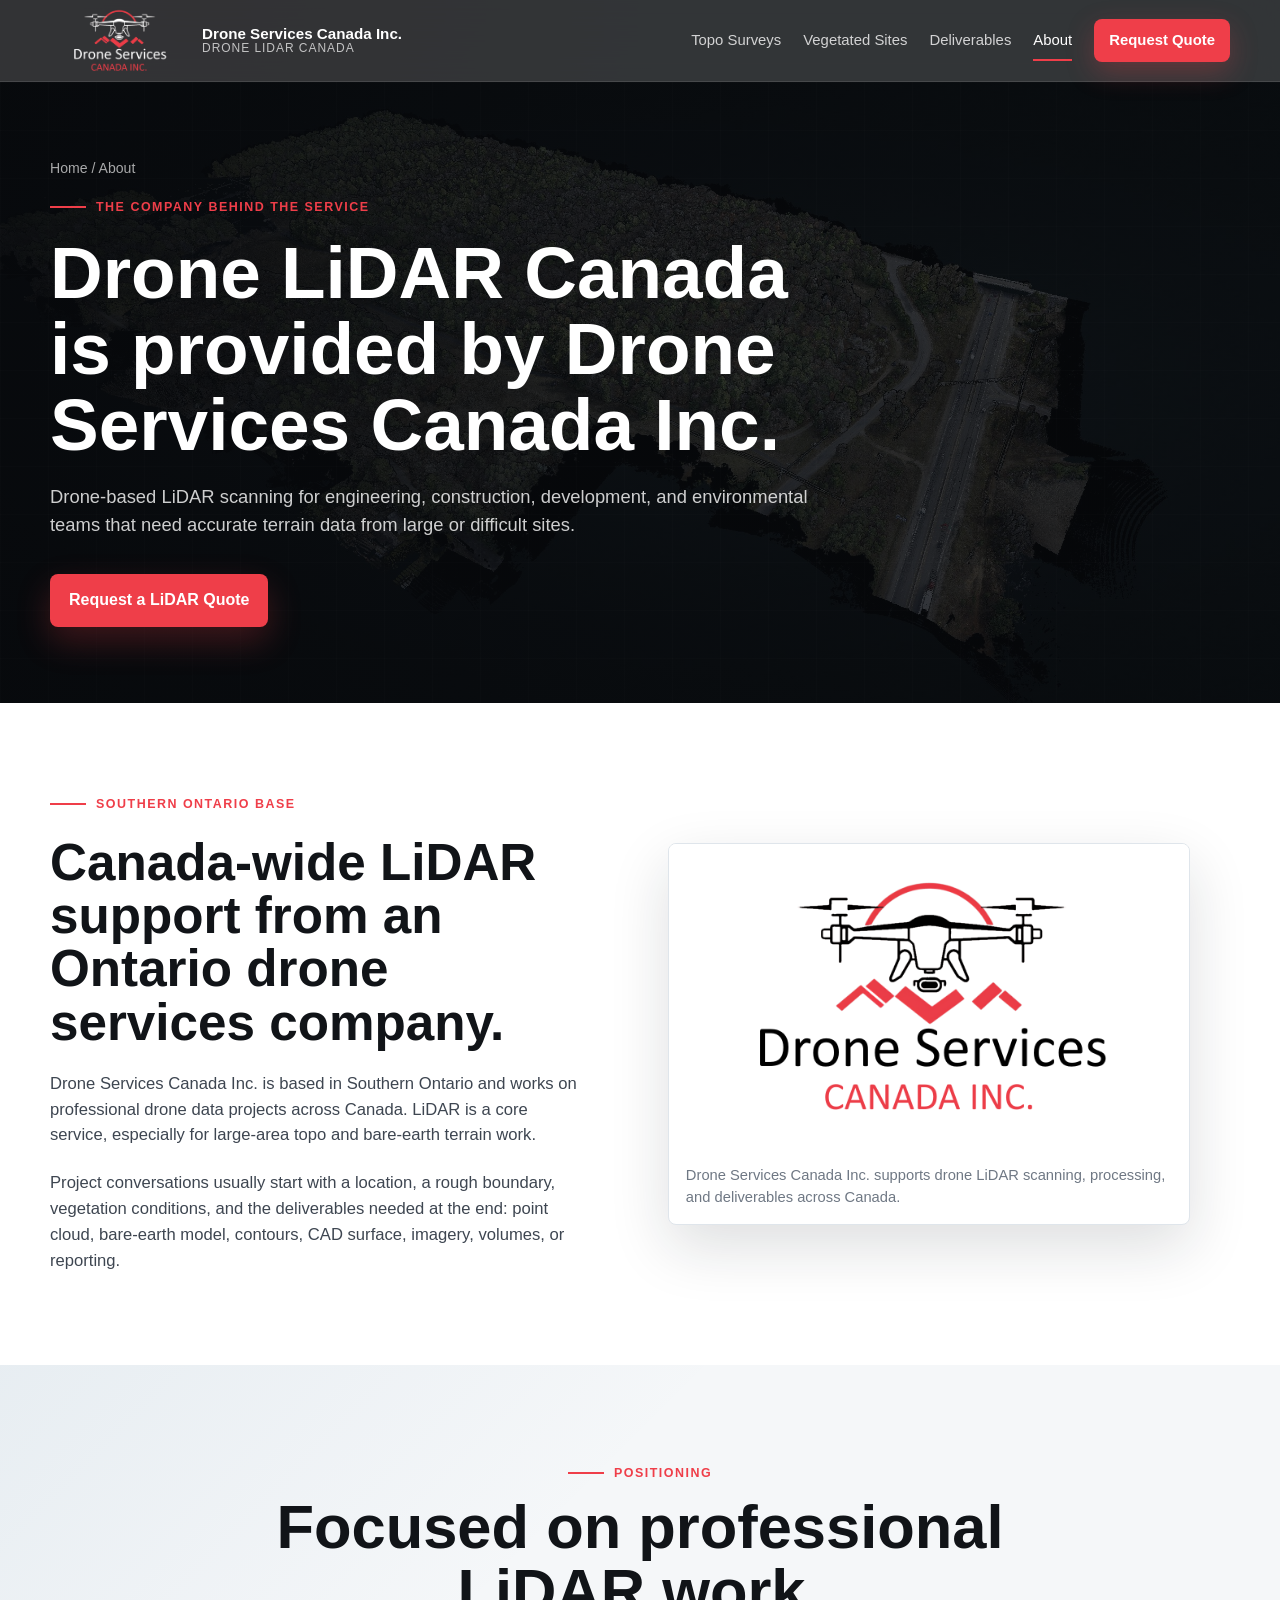
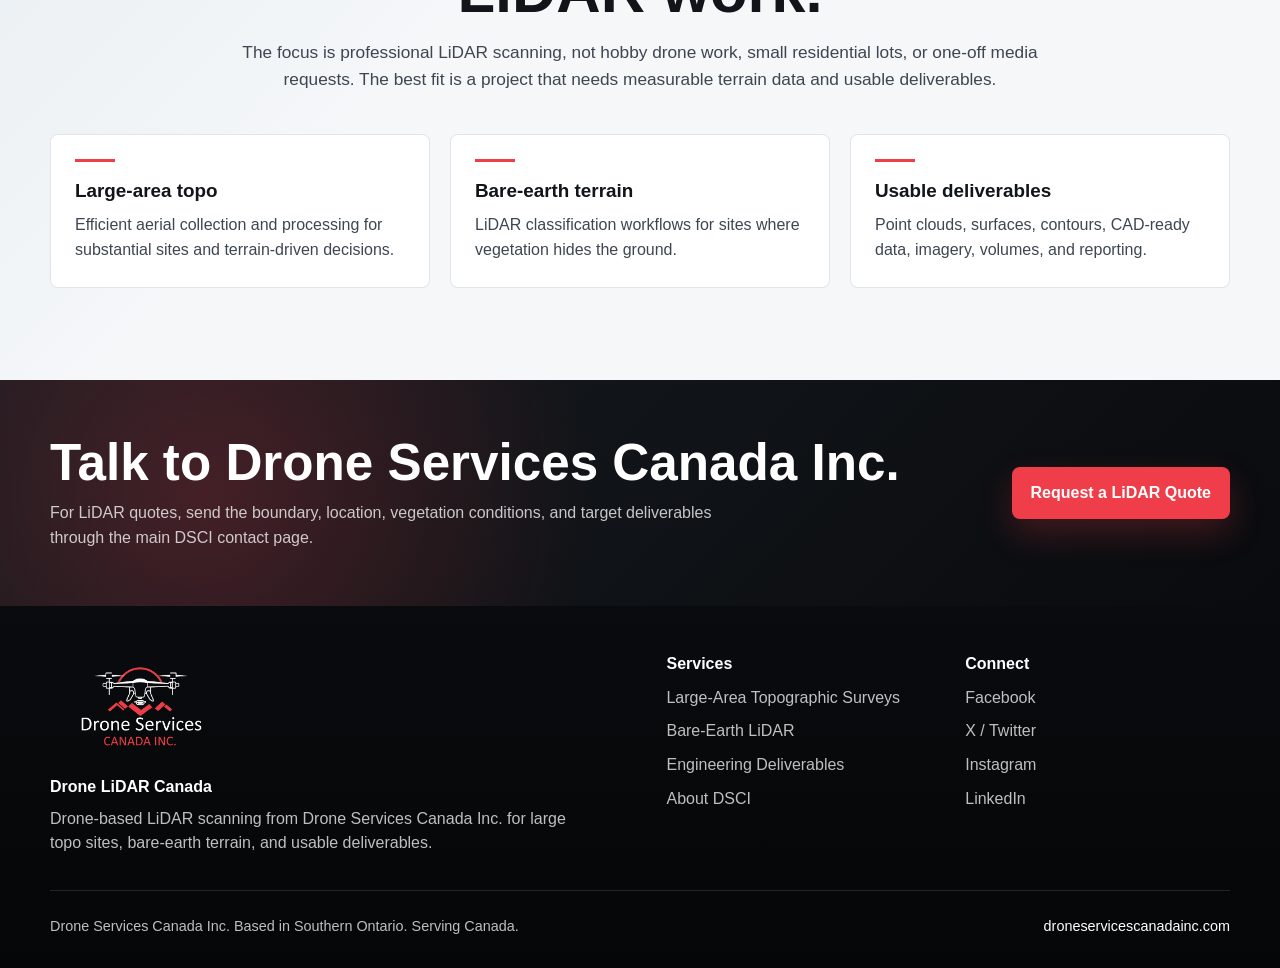
<file: about.html>
<!doctype html>
<html lang="en-CA">
  <head>
    <meta charset="utf-8">
    <meta name="viewport" content="width=device-width, initial-scale=1">
    <title>About Drone LiDAR Canada | Drone Services Canada Inc.</title>
    <meta name="description" content="Drone LiDAR Canada is provided by Drone Services Canada Inc., based in Southern Ontario and serving drone-based LiDAR scanning projects across Canada.">
    <link rel="canonical" href="https://www.dronelidarcanada.com/about.html">
    <meta property="og:title" content="About Drone LiDAR Canada">
    <meta property="og:description" content="Drone-based LiDAR scanning from Drone Services Canada Inc., based in Southern Ontario and serving projects across Canada.">
    <meta property="og:type" content="website">
    <meta property="og:url" content="https://www.dronelidarcanada.com/about.html">
    <meta property="og:image" content="https://www.dronelidarcanada.com/assets/img/dsci-logo-black.png">
    <meta name="twitter:card" content="summary_large_image">
    <link rel="icon" href="assets/img/dsci-mark-white-bg.png">
    <link rel="stylesheet" href="assets/css/styles.css">
  </head>
  <body>
    <a class="skip-link" href="#main">Skip to content</a>
    <header class="site-header">
      <nav class="nav" aria-label="Primary navigation">
        <a class="brand" href="index.html"><img src="assets/img/dsci-logo-white.png" alt="Drone Services Canada Inc." width="138" height="81"><span class="brand-text"><strong>Drone Services Canada Inc.</strong><span>Drone LiDAR Canada</span></span></a>
        <button class="nav-toggle" type="button" aria-label="Open navigation" aria-expanded="false"><span></span><span></span><span></span></button>
        <div class="nav-links"><a href="topographic-surveys.html">Topo Surveys</a><a href="vegetated-sites.html">Vegetated Sites</a><a href="deliverables.html">Deliverables</a><a href="about.html">About</a><a class="nav-cta" href="https://droneservicescanadainc.com/contacts/?utm_source=dronelidarcanada.com&utm_medium=referral&utm_campaign=lidar_quote">Request Quote</a></div>
      </nav>
    </header>
    <main id="main">
      <section class="page-hero">
        <div class="container">
          <div class="breadcrumb"><a href="index.html">Home</a> / About</div>
          <span class="eyebrow">The company behind the service</span>
          <h1>Drone LiDAR Canada is provided by Drone Services Canada Inc.</h1>
          <p>Drone-based LiDAR scanning for engineering, construction, development, and environmental teams that need accurate terrain data from large or difficult sites.</p>
          <div class="hero-actions"><a class="button button-primary" href="https://droneservicescanadainc.com/contacts/?utm_source=dronelidarcanada.com&utm_medium=referral&utm_campaign=lidar_quote">Request a LiDAR Quote</a></div>
        </div>
      </section>

      <section class="section">
        <div class="container split">
          <div class="text-block">
            <span class="eyebrow">Southern Ontario base</span>
            <h2>Canada-wide LiDAR support from an Ontario drone services company.</h2>
            <p>Drone Services Canada Inc. is based in Southern Ontario and works on professional drone data projects across Canada. LiDAR is a core service, especially for large-area topo and bare-earth terrain work.</p>
            <p>Project conversations usually start with a location, a rough boundary, vegetation conditions, and the deliverables needed at the end: point cloud, bare-earth model, contours, CAD surface, imagery, volumes, or reporting.</p>
          </div>
          <figure class="image-frame logo-frame">
            <img src="assets/img/dsci-logo-black.png" alt="Drone Services Canada Inc. logo" width="1280" height="750" loading="lazy">
            <figcaption class="proof-caption">Drone Services Canada Inc. supports drone LiDAR scanning, processing, and deliverables across Canada.</figcaption>
          </figure>
        </div>
      </section>

      <section class="section section-soft">
        <div class="container">
          <div class="section-head center">
            <span class="eyebrow">Positioning</span>
            <h2>Focused on professional LiDAR work.</h2>
            <p>The focus is professional LiDAR scanning, not hobby drone work, small residential lots, or one-off media requests. The best fit is a project that needs measurable terrain data and usable deliverables.</p>
          </div>
          <div class="grid-3">
            <article class="feature"><h3>Large-area topo</h3><p>Efficient aerial collection and processing for substantial sites and terrain-driven decisions.</p></article>
            <article class="feature"><h3>Bare-earth terrain</h3><p>LiDAR classification workflows for sites where vegetation hides the ground.</p></article>
            <article class="feature"><h3>Usable deliverables</h3><p>Point clouds, surfaces, contours, CAD-ready data, imagery, volumes, and reporting.</p></article>
          </div>
        </div>
      </section>

      <section class="cta-band">
        <div class="container cta-inner">
          <div><h2>Talk to Drone Services Canada Inc.</h2><p>For LiDAR quotes, send the boundary, location, vegetation conditions, and target deliverables through the main DSCI contact page.</p></div>
          <a class="button button-primary" href="https://droneservicescanadainc.com/contacts/?utm_source=dronelidarcanada.com&utm_medium=referral&utm_campaign=lidar_quote">Request a LiDAR Quote</a>
        </div>
      </section>
    </main>
    <footer class="site-footer">
      <div class="container">
        <div class="footer-grid">
          <div><img class="footer-logo" src="assets/img/dsci-logo-white.png" alt="Drone Services Canada Inc." width="180" height="105" loading="lazy"><h2>Drone LiDAR Canada</h2><p>Drone-based LiDAR scanning from Drone Services Canada Inc. for large topo sites, bare-earth terrain, and usable deliverables.</p></div>
          <div><h3>Services</h3><div class="footer-links"><a href="topographic-surveys.html">Large-Area Topographic Surveys</a><a href="vegetated-sites.html">Bare-Earth LiDAR</a><a href="deliverables.html">Engineering Deliverables</a><a href="about.html">About DSCI</a></div></div>
          <div><h3>Connect</h3><div class="social-links"><a href="https://facebook.com/droneservicescanada">Facebook</a><a href="https://twitter.com/canada_drone">X / Twitter</a><a href="https://www.instagram.com/drone_services_canada/">Instagram</a><a href="https://www.linkedin.com/company/drone-services-canada-inc/">LinkedIn</a></div></div>
        </div>
        <div class="footer-bottom"><span>Drone Services Canada Inc. Based in Southern Ontario. Serving Canada.</span><a href="https://droneservicescanadainc.com/">droneservicescanadainc.com</a></div>
      </div>
    </footer>
    <script src="assets/js/main.js"></script>
  </body>
</html>
</file>
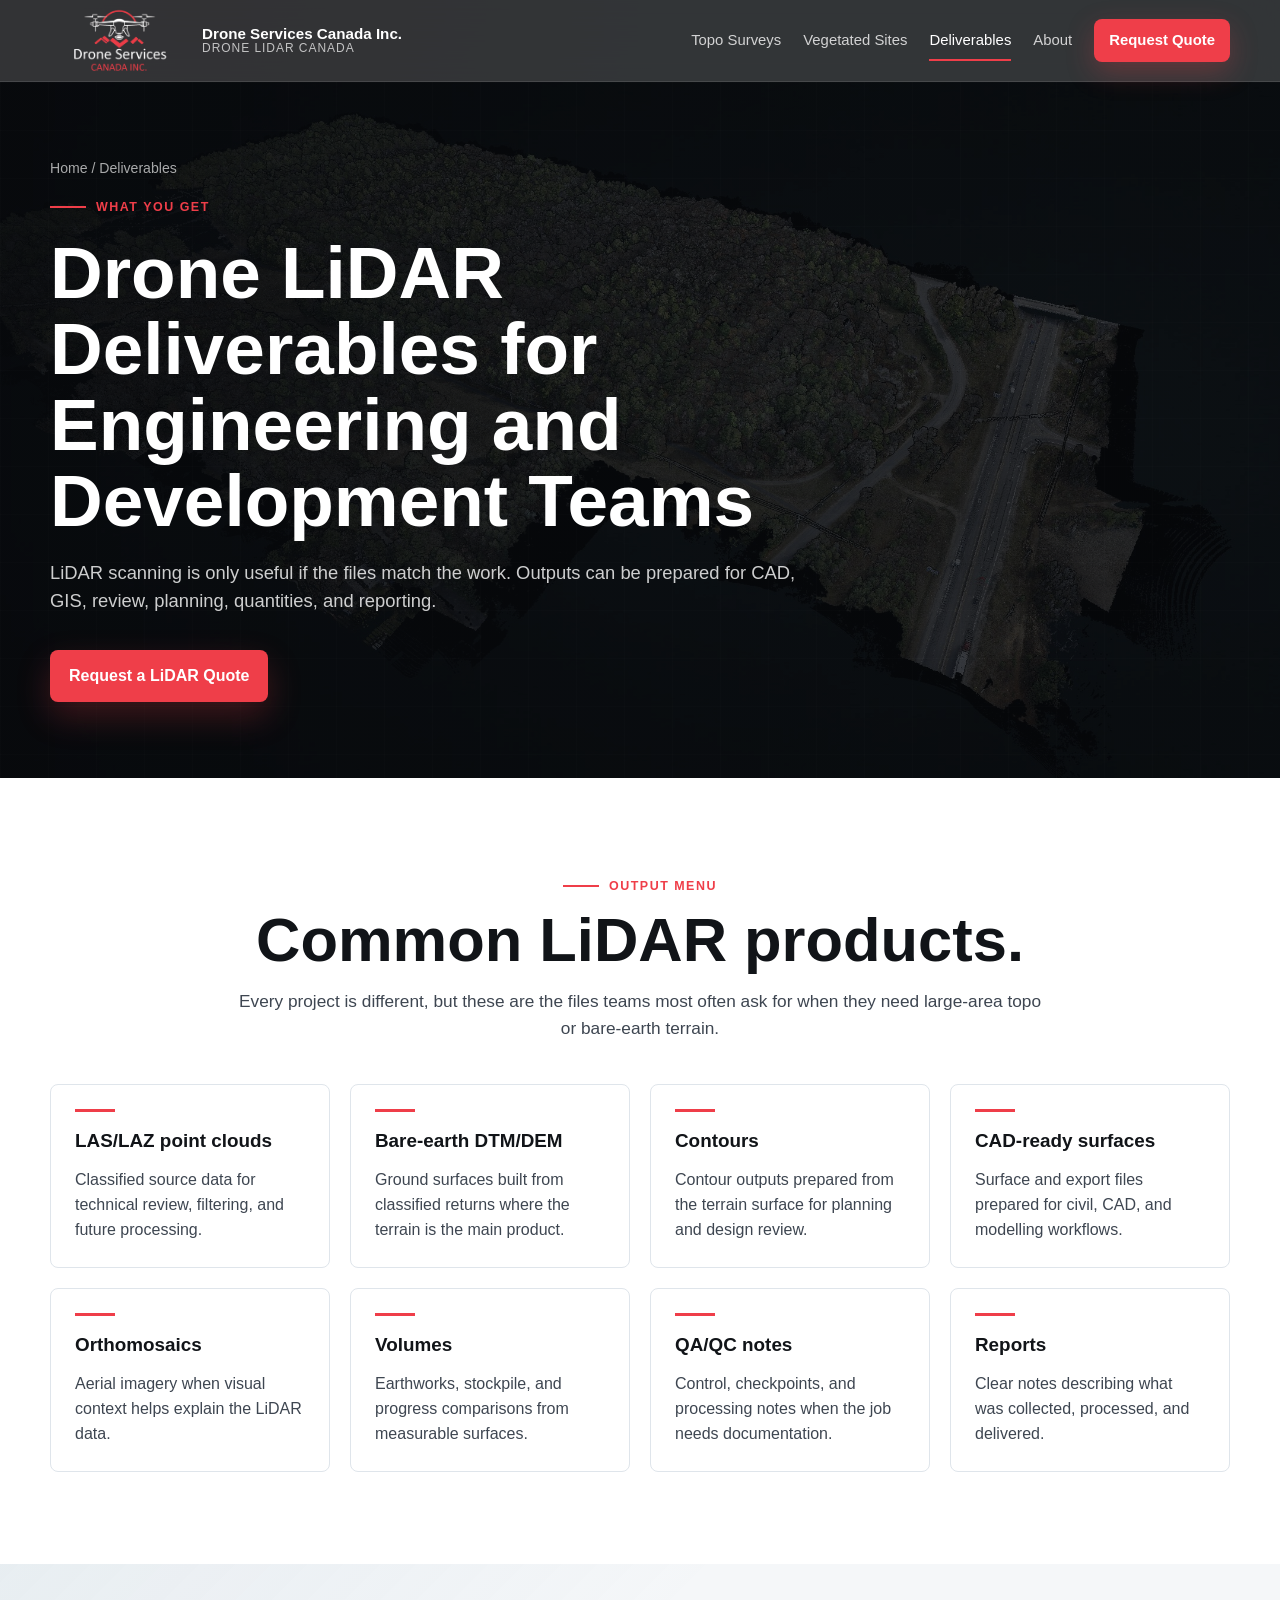
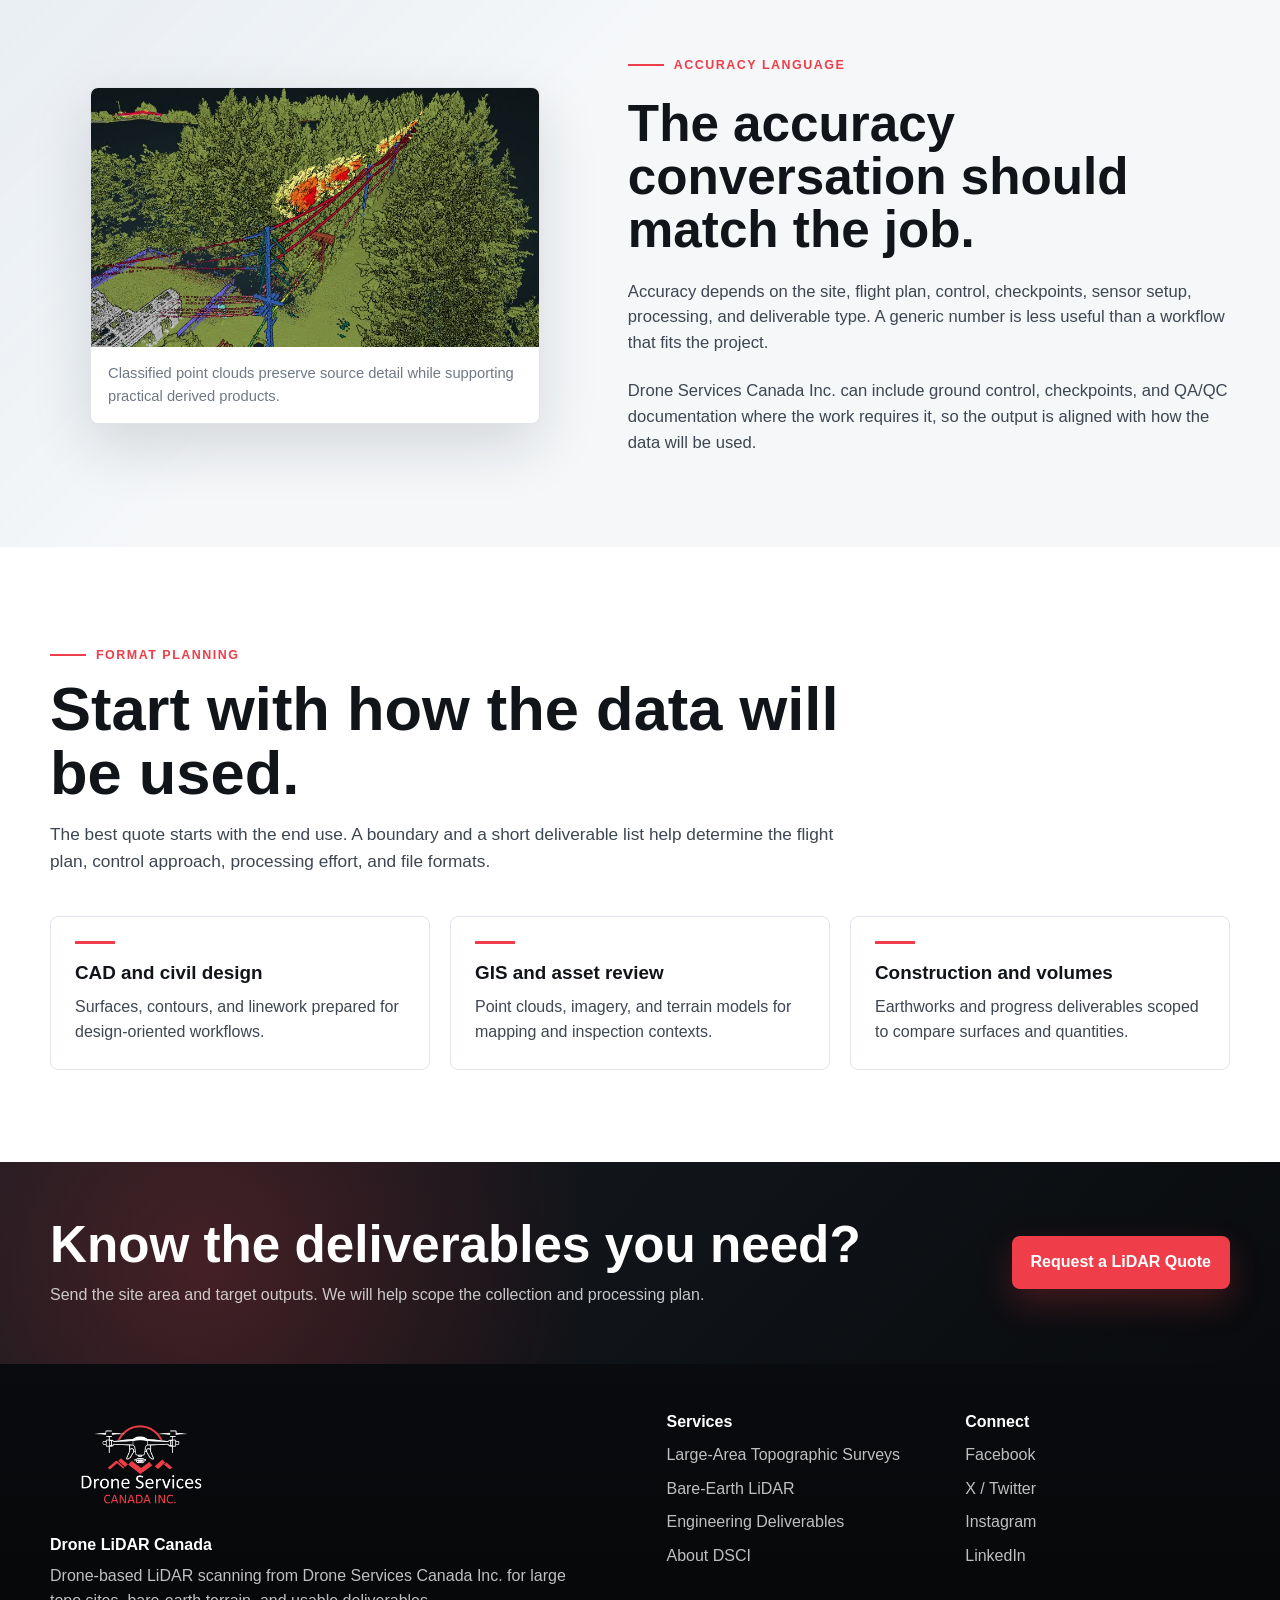
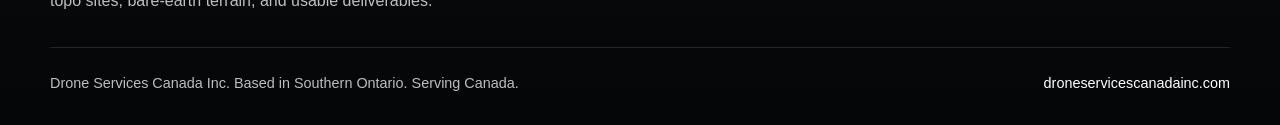
<file: deliverables.html>
<!doctype html>
<html lang="en-CA">
  <head>
    <meta charset="utf-8">
    <meta name="viewport" content="width=device-width, initial-scale=1">
    <title>Drone LiDAR Deliverables for Engineers | Drone LiDAR Canada</title>
    <meta name="description" content="Drone-based LiDAR scanning deliverables including LAS/LAZ point clouds, bare-earth terrain models, contours, CAD-ready surfaces, orthomosaics, volumes, QA notes, and reports.">
    <link rel="canonical" href="https://www.dronelidarcanada.com/deliverables.html">
    <meta property="og:title" content="Drone LiDAR Deliverables for Engineers">
    <meta property="og:description" content="Classified point clouds, bare-earth models, contours, CAD-ready surfaces, imagery, volumes, QA notes, and reports.">
    <meta property="og:type" content="website">
    <meta property="og:url" content="https://www.dronelidarcanada.com/deliverables.html">
    <meta property="og:image" content="https://www.dronelidarcanada.com/assets/img/classified-point-cloud.jpg">
    <meta name="twitter:card" content="summary_large_image">
    <link rel="icon" href="assets/img/dsci-mark-white-bg.png">
    <link rel="stylesheet" href="assets/css/styles.css">
  </head>
  <body>
    <a class="skip-link" href="#main">Skip to content</a>
    <header class="site-header">
      <nav class="nav" aria-label="Primary navigation">
        <a class="brand" href="index.html"><img src="assets/img/dsci-logo-white.png" alt="Drone Services Canada Inc." width="138" height="81"><span class="brand-text"><strong>Drone Services Canada Inc.</strong><span>Drone LiDAR Canada</span></span></a>
        <button class="nav-toggle" type="button" aria-label="Open navigation" aria-expanded="false"><span></span><span></span><span></span></button>
        <div class="nav-links"><a href="topographic-surveys.html">Topo Surveys</a><a href="vegetated-sites.html">Vegetated Sites</a><a href="deliverables.html">Deliverables</a><a href="about.html">About</a><a class="nav-cta" href="https://droneservicescanadainc.com/contacts/?utm_source=dronelidarcanada.com&utm_medium=referral&utm_campaign=lidar_quote">Request Quote</a></div>
      </nav>
    </header>
    <main id="main">
      <section class="page-hero">
        <div class="container">
          <div class="breadcrumb"><a href="index.html">Home</a> / Deliverables</div>
          <span class="eyebrow">What you get</span>
          <h1>Drone LiDAR Deliverables for Engineering and Development Teams</h1>
          <p>LiDAR scanning is only useful if the files match the work. Outputs can be prepared for CAD, GIS, review, planning, quantities, and reporting.</p>
          <div class="hero-actions"><a class="button button-primary" href="https://droneservicescanadainc.com/contacts/?utm_source=dronelidarcanada.com&utm_medium=referral&utm_campaign=lidar_quote">Request a LiDAR Quote</a></div>
        </div>
      </section>

      <section class="section">
        <div class="container">
          <div class="section-head center">
            <span class="eyebrow">Output menu</span>
            <h2>Common LiDAR products.</h2>
            <p>Every project is different, but these are the files teams most often ask for when they need large-area topo or bare-earth terrain.</p>
          </div>
          <div class="grid-4">
            <article class="deliverable"><h3>LAS/LAZ point clouds</h3><p>Classified source data for technical review, filtering, and future processing.</p></article>
            <article class="deliverable"><h3>Bare-earth DTM/DEM</h3><p>Ground surfaces built from classified returns where the terrain is the main product.</p></article>
            <article class="deliverable"><h3>Contours</h3><p>Contour outputs prepared from the terrain surface for planning and design review.</p></article>
            <article class="deliverable"><h3>CAD-ready surfaces</h3><p>Surface and export files prepared for civil, CAD, and modelling workflows.</p></article>
            <article class="deliverable"><h3>Orthomosaics</h3><p>Aerial imagery when visual context helps explain the LiDAR data.</p></article>
            <article class="deliverable"><h3>Volumes</h3><p>Earthworks, stockpile, and progress comparisons from measurable surfaces.</p></article>
            <article class="deliverable"><h3>QA/QC notes</h3><p>Control, checkpoints, and processing notes when the job needs documentation.</p></article>
            <article class="deliverable"><h3>Reports</h3><p>Clear notes describing what was collected, processed, and delivered.</p></article>
          </div>
        </div>
      </section>

      <section class="section section-soft">
        <div class="container split">
          <figure class="image-frame">
            <img src="assets/img/classified-point-cloud.jpg" alt="Classified LiDAR point cloud with terrain, vegetation, and corridor data" width="800" height="463" loading="lazy">
            <figcaption class="proof-caption">Classified point clouds preserve source detail while supporting practical derived products.</figcaption>
          </figure>
          <div class="text-block">
            <span class="eyebrow">Accuracy language</span>
            <h2>The accuracy conversation should match the job.</h2>
            <p>Accuracy depends on the site, flight plan, control, checkpoints, sensor setup, processing, and deliverable type. A generic number is less useful than a workflow that fits the project.</p>
            <p>Drone Services Canada Inc. can include ground control, checkpoints, and QA/QC documentation where the work requires it, so the output is aligned with how the data will be used.</p>
          </div>
        </div>
      </section>

      <section class="section">
        <div class="container">
          <div class="section-head">
            <span class="eyebrow">Format planning</span>
            <h2>Start with how the data will be used.</h2>
            <p>The best quote starts with the end use. A boundary and a short deliverable list help determine the flight plan, control approach, processing effort, and file formats.</p>
          </div>
          <div class="grid-3">
            <article class="mini-card"><h3>CAD and civil design</h3><p>Surfaces, contours, and linework prepared for design-oriented workflows.</p></article>
            <article class="mini-card"><h3>GIS and asset review</h3><p>Point clouds, imagery, and terrain models for mapping and inspection contexts.</p></article>
            <article class="mini-card"><h3>Construction and volumes</h3><p>Earthworks and progress deliverables scoped to compare surfaces and quantities.</p></article>
          </div>
        </div>
      </section>

      <section class="cta-band">
        <div class="container cta-inner">
          <div><h2>Know the deliverables you need?</h2><p>Send the site area and target outputs. We will help scope the collection and processing plan.</p></div>
          <a class="button button-primary" href="https://droneservicescanadainc.com/contacts/?utm_source=dronelidarcanada.com&utm_medium=referral&utm_campaign=lidar_quote">Request a LiDAR Quote</a>
        </div>
      </section>
    </main>
    <footer class="site-footer">
      <div class="container">
        <div class="footer-grid">
          <div><img class="footer-logo" src="assets/img/dsci-logo-white.png" alt="Drone Services Canada Inc." width="180" height="105" loading="lazy"><h2>Drone LiDAR Canada</h2><p>Drone-based LiDAR scanning from Drone Services Canada Inc. for large topo sites, bare-earth terrain, and usable deliverables.</p></div>
          <div><h3>Services</h3><div class="footer-links"><a href="topographic-surveys.html">Large-Area Topographic Surveys</a><a href="vegetated-sites.html">Bare-Earth LiDAR</a><a href="deliverables.html">Engineering Deliverables</a><a href="about.html">About DSCI</a></div></div>
          <div><h3>Connect</h3><div class="social-links"><a href="https://facebook.com/droneservicescanada">Facebook</a><a href="https://twitter.com/canada_drone">X / Twitter</a><a href="https://www.instagram.com/drone_services_canada/">Instagram</a><a href="https://www.linkedin.com/company/drone-services-canada-inc/">LinkedIn</a></div></div>
        </div>
        <div class="footer-bottom"><span>Drone Services Canada Inc. Based in Southern Ontario. Serving Canada.</span><a href="https://droneservicescanadainc.com/">droneservicescanadainc.com</a></div>
      </div>
    </footer>
    <script src="assets/js/main.js"></script>
  </body>
</html>
</file>
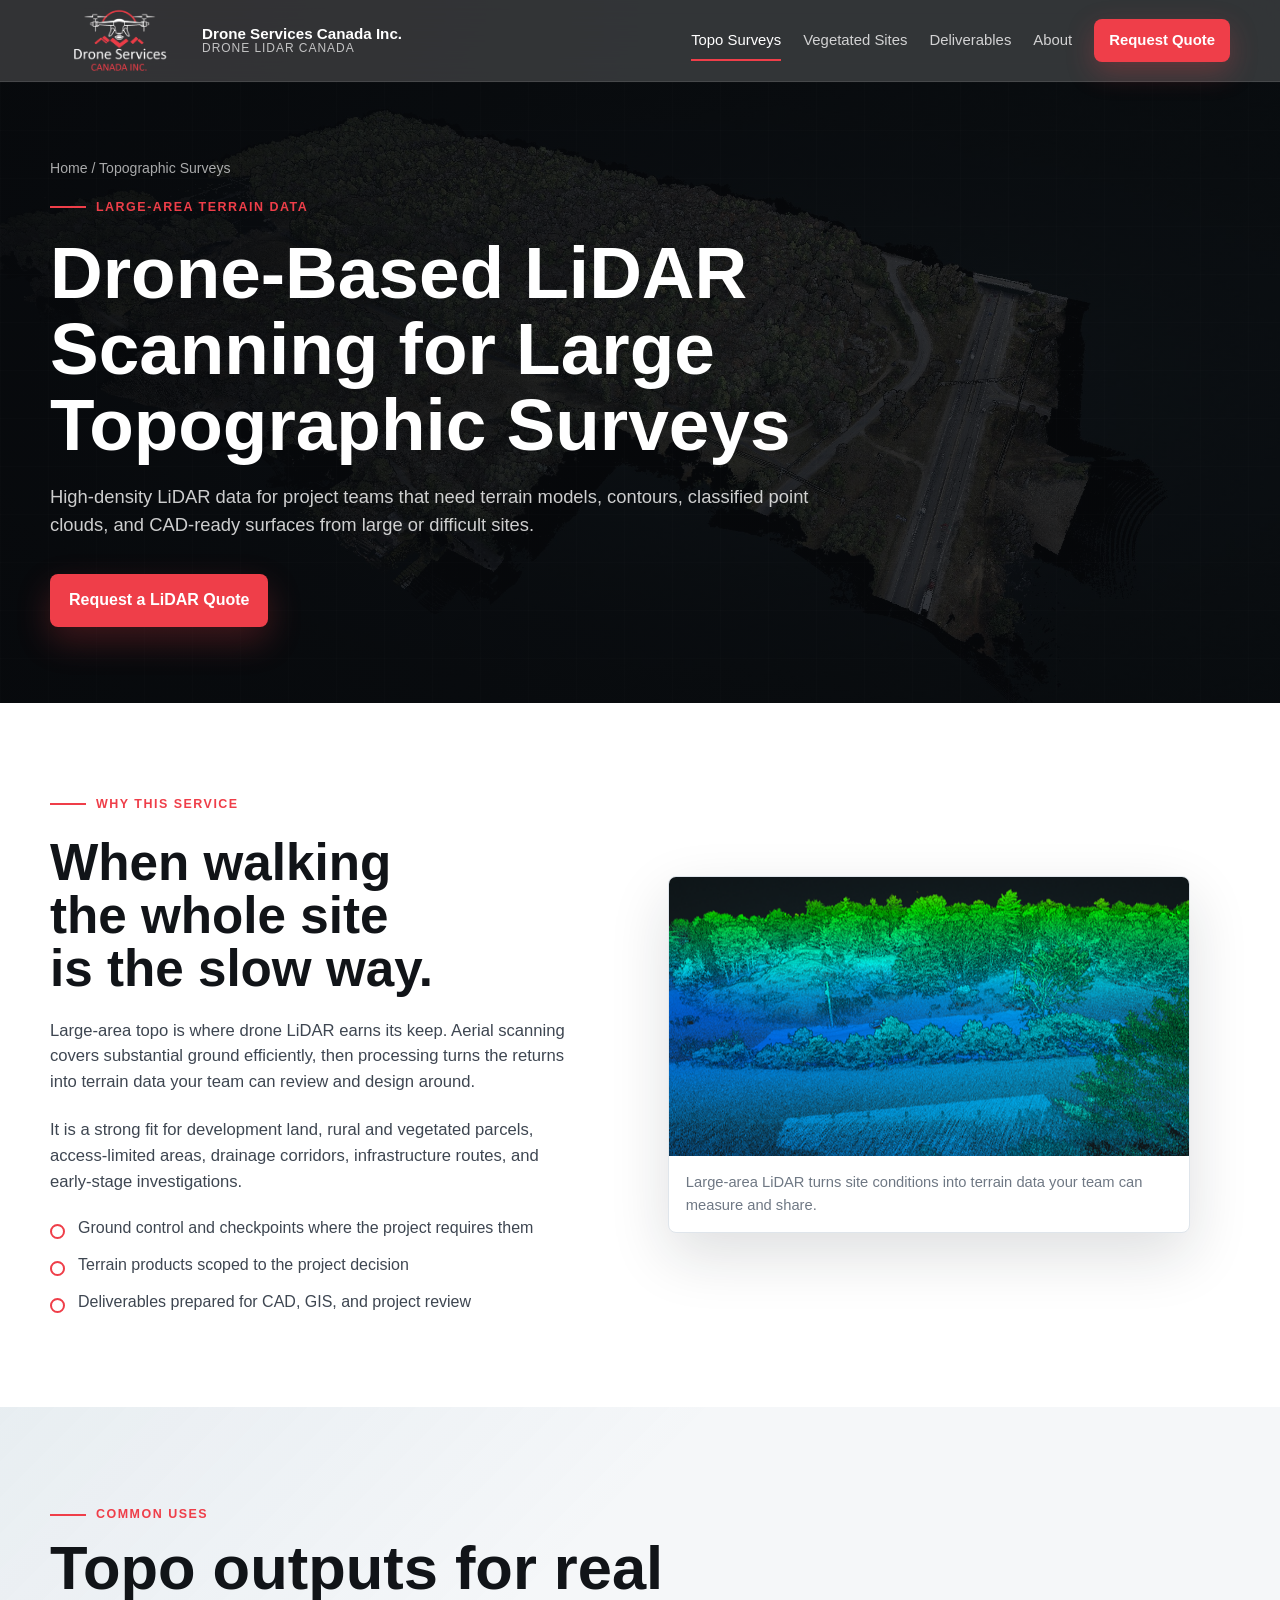
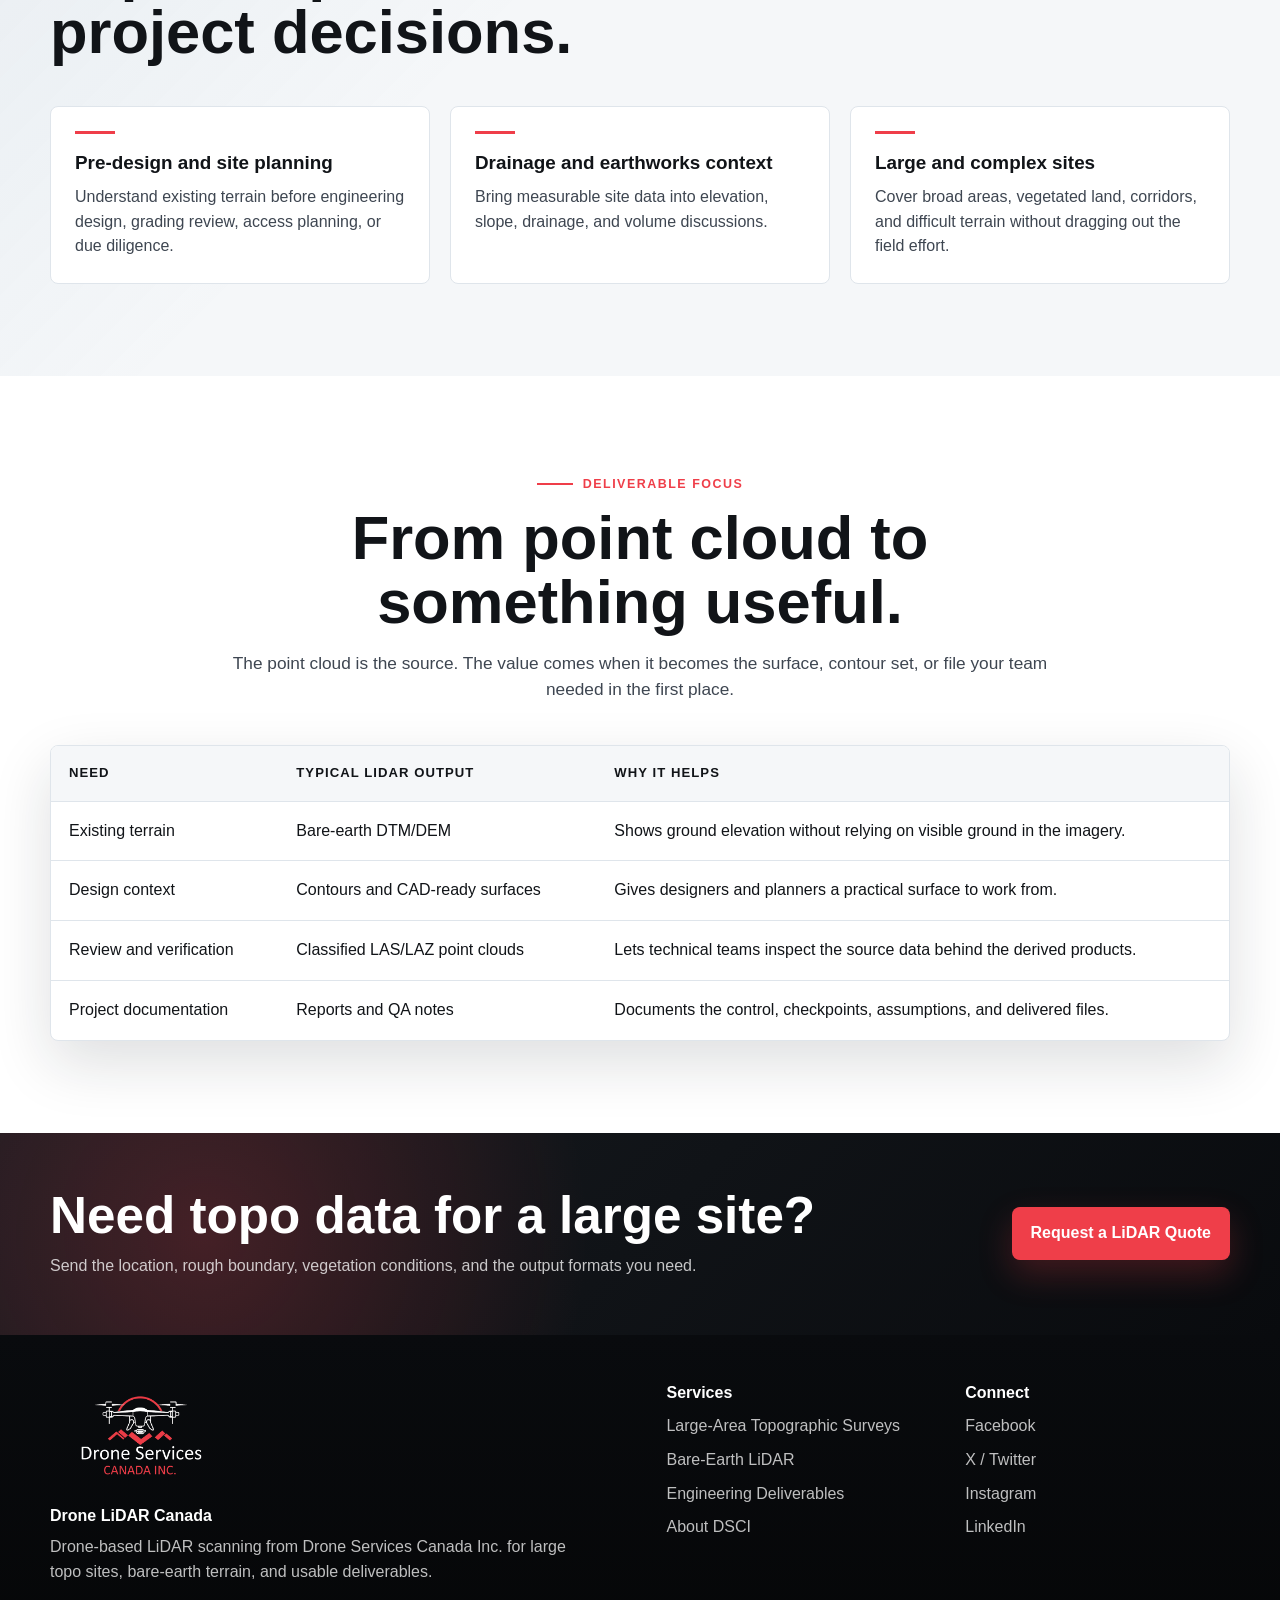
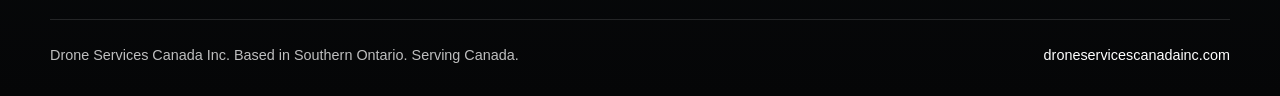
<file: topographic-surveys.html>
<!doctype html>
<html lang="en-CA">
  <head>
    <meta charset="utf-8">
    <meta name="viewport" content="width=device-width, initial-scale=1">
    <title>Large-Area Drone LiDAR Topographic Surveys | Drone LiDAR Canada</title>
    <meta name="description" content="Large-area drone-based LiDAR scanning for topographic surveys, bare-earth terrain models, contours, CAD-ready surfaces, and engineering deliverables across Canada.">
    <link rel="canonical" href="https://www.dronelidarcanada.com/topographic-surveys.html">
    <meta property="og:title" content="Large-Area Drone LiDAR Topographic Surveys">
    <meta property="og:description" content="Bare-earth elevation data, terrain models, contours, and CAD-ready surfaces for large sites across Canada.">
    <meta property="og:type" content="website">
    <meta property="og:url" content="https://www.dronelidarcanada.com/topographic-surveys.html">
    <meta property="og:image" content="https://www.dronelidarcanada.com/assets/img/elevation-model-low.png">
    <meta name="twitter:card" content="summary_large_image">
    <link rel="icon" href="assets/img/dsci-mark-white-bg.png">
    <link rel="stylesheet" href="assets/css/styles.css">
  </head>
  <body>
    <a class="skip-link" href="#main">Skip to content</a>
    <header class="site-header">
      <nav class="nav" aria-label="Primary navigation">
        <a class="brand" href="index.html"><img src="assets/img/dsci-logo-white.png" alt="Drone Services Canada Inc." width="138" height="81"><span class="brand-text"><strong>Drone Services Canada Inc.</strong><span>Drone LiDAR Canada</span></span></a>
        <button class="nav-toggle" type="button" aria-label="Open navigation" aria-expanded="false"><span></span><span></span><span></span></button>
        <div class="nav-links">
          <a href="topographic-surveys.html">Topo Surveys</a>
          <a href="vegetated-sites.html">Vegetated Sites</a>
          <a href="deliverables.html">Deliverables</a>
          <a href="about.html">About</a>
          <a class="nav-cta" href="https://droneservicescanadainc.com/contacts/?utm_source=dronelidarcanada.com&utm_medium=referral&utm_campaign=lidar_quote">Request Quote</a>
        </div>
      </nav>
    </header>
    <main id="main">
      <section class="page-hero">
        <div class="container">
          <div class="breadcrumb"><a href="index.html">Home</a> / Topographic Surveys</div>
          <span class="eyebrow">Large-area terrain data</span>
          <h1>Drone-Based LiDAR Scanning for Large Topographic Surveys</h1>
          <p>High-density LiDAR data for project teams that need terrain models, contours, classified point clouds, and CAD-ready surfaces from large or difficult sites.</p>
          <div class="hero-actions">
            <a class="button button-primary" href="https://droneservicescanadainc.com/contacts/?utm_source=dronelidarcanada.com&utm_medium=referral&utm_campaign=lidar_quote">Request a LiDAR Quote</a>
          </div>
        </div>
      </section>

      <section class="section">
        <div class="container split">
          <div class="text-block">
            <span class="eyebrow">Why this service</span>
            <h2>When walking the whole site is the slow way.</h2>
            <p>Large-area topo is where drone LiDAR earns its keep. Aerial scanning covers substantial ground efficiently, then processing turns the returns into terrain data your team can review and design around.</p>
            <p>It is a strong fit for development land, rural and vegetated parcels, access-limited areas, drainage corridors, infrastructure routes, and early-stage investigations.</p>
            <ul class="list-check">
              <li>Ground control and checkpoints where the project requires them</li>
              <li>Terrain products scoped to the project decision</li>
              <li>Deliverables prepared for CAD, GIS, and project review</li>
            </ul>
          </div>
          <figure class="image-frame">
            <img src="assets/img/elevation-model-low.png" alt="LiDAR topographic elevation model used for terrain review" width="676" height="363" loading="lazy">
            <figcaption class="proof-caption">Large-area LiDAR turns site conditions into terrain data your team can measure and share.</figcaption>
          </figure>
        </div>
      </section>

      <section class="section section-soft">
        <div class="container">
          <div class="section-head">
            <span class="eyebrow">Common uses</span>
            <h2>Topo outputs for real project decisions.</h2>
          </div>
          <div class="grid-3">
            <article class="feature">
              <h3>Pre-design and site planning</h3>
              <p>Understand existing terrain before engineering design, grading review, access planning, or due diligence.</p>
            </article>
            <article class="feature">
              <h3>Drainage and earthworks context</h3>
              <p>Bring measurable site data into elevation, slope, drainage, and volume discussions.</p>
            </article>
            <article class="feature">
              <h3>Large and complex sites</h3>
              <p>Cover broad areas, vegetated land, corridors, and difficult terrain without dragging out the field effort.</p>
            </article>
          </div>
        </div>
      </section>

      <section class="section">
        <div class="container">
          <div class="section-head center">
            <span class="eyebrow">Deliverable focus</span>
            <h2>From point cloud to something useful.</h2>
            <p>The point cloud is the source. The value comes when it becomes the surface, contour set, or file your team needed in the first place.</p>
          </div>
          <div class="table-wrap">
            <table>
              <thead>
                <tr>
                  <th>Need</th>
                  <th>Typical LiDAR Output</th>
                  <th>Why It Helps</th>
                </tr>
              </thead>
              <tbody>
                <tr>
                  <td>Existing terrain</td>
                  <td>Bare-earth DTM/DEM</td>
                  <td>Shows ground elevation without relying on visible ground in the imagery.</td>
                </tr>
                <tr>
                  <td>Design context</td>
                  <td>Contours and CAD-ready surfaces</td>
                  <td>Gives designers and planners a practical surface to work from.</td>
                </tr>
                <tr>
                  <td>Review and verification</td>
                  <td>Classified LAS/LAZ point clouds</td>
                  <td>Lets technical teams inspect the source data behind the derived products.</td>
                </tr>
                <tr>
                  <td>Project documentation</td>
                  <td>Reports and QA notes</td>
                  <td>Documents the control, checkpoints, assumptions, and delivered files.</td>
                </tr>
              </tbody>
            </table>
          </div>
        </div>
      </section>

      <section class="cta-band">
        <div class="container cta-inner">
          <div>
            <h2>Need topo data for a large site?</h2>
            <p>Send the location, rough boundary, vegetation conditions, and the output formats you need.</p>
          </div>
          <a class="button button-primary" href="https://droneservicescanadainc.com/contacts/?utm_source=dronelidarcanada.com&utm_medium=referral&utm_campaign=lidar_quote">Request a LiDAR Quote</a>
        </div>
      </section>
    </main>
    <footer class="site-footer">
      <div class="container">
        <div class="footer-grid">
          <div><img class="footer-logo" src="assets/img/dsci-logo-white.png" alt="Drone Services Canada Inc." width="180" height="105" loading="lazy"><h2>Drone LiDAR Canada</h2><p>Drone-based LiDAR scanning from Drone Services Canada Inc. for large topo sites, bare-earth terrain, and usable deliverables.</p></div>
          <div><h3>Services</h3><div class="footer-links"><a href="topographic-surveys.html">Large-Area Topographic Surveys</a><a href="vegetated-sites.html">Bare-Earth LiDAR</a><a href="deliverables.html">Engineering Deliverables</a><a href="about.html">About DSCI</a></div></div>
          <div><h3>Connect</h3><div class="social-links"><a href="https://facebook.com/droneservicescanada">Facebook</a><a href="https://twitter.com/canada_drone">X / Twitter</a><a href="https://www.instagram.com/drone_services_canada/">Instagram</a><a href="https://www.linkedin.com/company/drone-services-canada-inc/">LinkedIn</a></div></div>
        </div>
        <div class="footer-bottom"><span>Drone Services Canada Inc. Based in Southern Ontario. Serving Canada.</span><a href="https://droneservicescanadainc.com/">droneservicescanadainc.com</a></div>
      </div>
    </footer>
    <script src="assets/js/main.js"></script>
  </body>
</html>
</file>
<file: assets/css/styles.css>
:root {
  --ink: #111418;
  --ink-soft: #3e4651;
  --muted: #6f7884;
  --line: #dfe5eb;
  --paper: #ffffff;
  --paper-soft: #f5f7f9;
  --paper-warm: #eef3f1;
  --night: #07090c;
  --night-2: #171b20;
  --red: #ef3e49;
  --red-dark: #c92f38;
  --green: #3f7f68;
  --blue: #477c9d;
  --max: 1180px;
  --radius: 8px;
  --shadow: 0 22px 60px rgba(20, 26, 32, 0.14);
  --shadow-strong: 0 30px 90px rgba(7, 9, 12, 0.24);
  --hero-shift: 0px;
}

* {
  box-sizing: border-box;
}

html {
  scroll-behavior: smooth;
}

body {
  margin: 0;
  color: var(--ink);
  background:
    radial-gradient(circle at 16% 0%, rgba(239, 62, 73, 0.08), transparent 28rem),
    linear-gradient(180deg, #f9fbfc 0%, var(--paper) 34rem);
  font-family: Arial, Helvetica, sans-serif;
  line-height: 1.55;
  letter-spacing: 0;
}

::selection {
  background: rgba(239, 62, 73, 0.24);
}

img,
svg {
  display: block;
  max-width: 100%;
}

img {
  height: auto;
}

a {
  color: inherit;
}

p {
  margin: 0;
}

.skip-link {
  position: absolute;
  left: 16px;
  top: -60px;
  z-index: 100;
  padding: 10px 14px;
  background: var(--paper);
  color: var(--ink);
  border: 1px solid var(--line);
}

.skip-link:focus {
  top: 16px;
}

.site-header {
  position: sticky;
  top: 0;
  z-index: 20;
  background: rgba(7, 9, 12, 0.82);
  border-bottom: 1px solid rgba(255, 255, 255, 0.1);
  backdrop-filter: blur(18px);
  transition: background-color 180ms ease, box-shadow 180ms ease, border-color 180ms ease;
}

.site-header.is-scrolled {
  background: rgba(7, 9, 12, 0.96);
  border-bottom-color: rgba(255, 255, 255, 0.14);
  box-shadow: 0 14px 40px rgba(7, 9, 12, 0.22);
}

.nav {
  width: min(100% - 32px, var(--max));
  min-height: 76px;
  margin: 0 auto;
  display: flex;
  align-items: center;
  justify-content: space-between;
  gap: 24px;
}

.brand {
  display: flex;
  align-items: center;
  gap: 14px;
  text-decoration: none;
  min-width: 0;
}

.brand img {
  width: 138px;
  height: auto;
  max-height: 82px;
  object-fit: contain;
  flex: 0 0 auto;
  aspect-ratio: 138 / 81;
}

.brand:hover img,
.brand:focus img {
  opacity: 0.95;
}

.brand-text {
  display: grid;
  color: #fff;
  line-height: 1.1;
  min-width: 0;
}

.brand-text strong {
  font-size: 0.95rem;
  font-weight: 700;
}

.brand-text span {
  color: rgba(255, 255, 255, 0.7);
  font-size: 0.75rem;
  text-transform: uppercase;
  letter-spacing: 0.08em;
}

.nav-toggle {
  display: none;
  width: 44px;
  height: 44px;
  border: 1px solid rgba(255, 255, 255, 0.22);
  background: transparent;
  color: #fff;
  border-radius: var(--radius);
  cursor: pointer;
}

.nav-toggle span {
  display: block;
  width: 18px;
  height: 2px;
  margin: 4px auto;
  background: currentColor;
}

.nav-links {
  display: flex;
  align-items: center;
  justify-content: flex-end;
  gap: 22px;
}

.nav-links a {
  position: relative;
  color: rgba(255, 255, 255, 0.78);
  font-size: 0.93rem;
  text-decoration: none;
}

.nav-links a::after {
  content: "";
  position: absolute;
  left: 0;
  right: 0;
  bottom: -9px;
  height: 2px;
  background: var(--red);
  transform: scaleX(0);
  transform-origin: left;
  transition: transform 180ms ease;
}

.nav-links a:hover,
.nav-links a:focus,
.nav-links a[aria-current="page"] {
  color: #fff;
}

.nav-links a[aria-current="page"] {
  text-decoration: none;
}

.nav-links a:hover::after,
.nav-links a:focus::after,
.nav-links a[aria-current="page"]::after {
  transform: scaleX(1);
}

.nav-links .nav-cta {
  color: #fff;
  background: var(--red);
  padding: 10px 15px;
  border-radius: var(--radius);
  font-weight: 700;
  box-shadow: 0 10px 28px rgba(239, 62, 73, 0.26);
}

.nav-links .nav-cta::after {
  display: none;
}

.nav-links .nav-cta:hover,
.nav-links .nav-cta:focus {
  background: var(--red-dark);
}

.hero {
  position: relative;
  min-height: calc(100vh - 76px);
  display: grid;
  align-items: center;
  color: #fff;
  background:
    linear-gradient(90deg, rgba(7, 9, 12, 0.94), rgba(7, 9, 12, 0.74) 50%, rgba(7, 9, 12, 0.38)),
    url("../img/hero-drone-field.jpg") center / cover no-repeat;
  overflow: hidden;
}

.hero::before,
.hero::after {
  content: "";
  position: absolute;
  inset: 0;
  pointer-events: none;
}

.hero::before {
  background:
    linear-gradient(rgba(255, 255, 255, 0.045) 1px, transparent 1px),
    linear-gradient(90deg, rgba(255, 255, 255, 0.045) 1px, transparent 1px);
  background-size: 52px 52px;
  opacity: 0.32;
  transform: translateY(calc(var(--hero-shift) * -0.25));
  mask-image: linear-gradient(90deg, #000 0%, rgba(0, 0, 0, 0.72) 42%, transparent 86%);
}

.hero::after {
  background:
    radial-gradient(circle at 72% 25%, rgba(239, 62, 73, 0.18), transparent 18rem),
    linear-gradient(115deg, transparent 0 48%, rgba(255, 255, 255, 0.12) 49%, transparent 51% 100%);
  transform: translateY(calc(var(--hero-shift) * 0.18));
  opacity: 0.72;
}

.hero-inner {
  position: relative;
  z-index: 1;
  width: min(100% - 32px, var(--max));
  margin: 0 auto;
  padding: 88px 0 70px;
  display: grid;
  grid-template-columns: minmax(0, 1.05fr) minmax(310px, 0.72fr);
  gap: 52px;
  align-items: center;
}

.eyebrow {
  display: inline-flex;
  width: fit-content;
  align-items: center;
  gap: 10px;
  color: var(--red);
  font-size: 0.78rem;
  font-weight: 800;
  letter-spacing: 0.12em;
  text-transform: uppercase;
}

.eyebrow::before {
  content: "";
  width: 36px;
  height: 2px;
  background: currentColor;
}

h1,
h2,
h3 {
  margin: 0;
  line-height: 1.04;
  letter-spacing: 0;
}

h1 {
  max-width: 820px;
  margin-top: 18px;
  font-size: clamp(2.5rem, 5.7vw, 4.9rem);
  text-wrap: balance;
}

.hero-lede {
  max-width: 700px;
  margin-top: 24px;
  color: rgba(255, 255, 255, 0.82);
  font-size: 1.2rem;
}

.hero-actions,
.section-actions {
  display: flex;
  flex-wrap: wrap;
  gap: 14px;
  margin-top: 34px;
}

.button {
  position: relative;
  overflow: hidden;
  display: inline-flex;
  align-items: center;
  justify-content: center;
  min-height: 48px;
  padding: 13px 18px;
  border-radius: var(--radius);
  border: 1px solid transparent;
  font-weight: 800;
  text-decoration: none;
  transition: transform 180ms ease, background-color 180ms ease, border-color 180ms ease, color 180ms ease, box-shadow 180ms ease;
}

.button::before {
  content: "";
  position: absolute;
  inset: -1px;
  background: linear-gradient(115deg, transparent 0 36%, rgba(255, 255, 255, 0.34) 48%, transparent 60% 100%);
  transform: translateX(-120%);
  transition: transform 520ms ease;
}

.button:hover,
.button:focus {
  transform: translateY(-2px);
}

.button:hover::before,
.button:focus::before {
  transform: translateX(120%);
}

.button:focus-visible,
.nav-links a:focus-visible,
.brand:focus-visible,
.footer-links a:focus-visible,
.social-links a:focus-visible {
  outline: 3px solid rgba(239, 62, 73, 0.45);
  outline-offset: 3px;
}

.button-primary {
  background: var(--red);
  color: #fff;
  box-shadow: 0 14px 34px rgba(239, 62, 73, 0.24);
}

.button-primary:hover,
.button-primary:focus {
  background: var(--red-dark);
  box-shadow: 0 18px 44px rgba(239, 62, 73, 0.34);
}

.button-secondary {
  color: #fff;
  border-color: rgba(255, 255, 255, 0.36);
  background: rgba(255, 255, 255, 0.08);
}

.button-secondary:hover,
.button-secondary:focus {
  border-color: #fff;
  background: rgba(255, 255, 255, 0.14);
}

.button-light {
  color: var(--ink);
  border-color: var(--line);
  background: var(--paper);
}

.button-light:hover,
.button-light:focus {
  border-color: var(--ink);
}

.hero-panel {
  position: relative;
  background: rgba(255, 255, 255, 0.9);
  color: var(--ink);
  border: 1px solid rgba(255, 255, 255, 0.38);
  border-radius: var(--radius);
  box-shadow: var(--shadow-strong);
  overflow: hidden;
  transform: translateY(calc(var(--hero-shift) * 0.18));
  transition: transform 220ms ease, box-shadow 220ms ease, border-color 220ms ease;
}

.hero-panel::before {
  content: "";
  position: absolute;
  inset: 0;
  z-index: 1;
  pointer-events: none;
  background: linear-gradient(120deg, rgba(255, 255, 255, 0.34), transparent 28%, transparent 74%, rgba(239, 62, 73, 0.08));
}

.hero-panel:hover {
  border-color: rgba(255, 255, 255, 0.72);
  box-shadow: 0 36px 110px rgba(7, 9, 12, 0.34);
}

.hero-panel img {
  width: 100%;
  height: clamp(210px, 23vw, 300px);
  object-fit: contain;
  background: #080a0d;
}

.hero-panel-content {
  position: relative;
  z-index: 2;
  padding: 22px;
}

.hero-panel-content h2 {
  font-size: 1.2rem;
}

.hero-panel-content p {
  margin-top: 10px;
  color: var(--ink-soft);
}

.hero-metrics {
  display: grid;
  grid-template-columns: repeat(3, 1fr);
  gap: 1px;
  margin-top: 20px;
  background: var(--line);
  border: 1px solid var(--line);
}

.hero-metrics span {
  display: grid;
  gap: 2px;
  padding: 13px 10px;
  background: var(--paper);
  color: var(--muted);
  font-size: 0.73rem;
  text-transform: uppercase;
}

.hero-metrics strong {
  color: var(--ink);
  font-size: 1rem;
  text-transform: none;
}

.section {
  position: relative;
  padding: 92px 0;
}

.section-tight {
  padding: 64px 0;
}

.section-dark {
  background:
    radial-gradient(circle at 18% 0%, rgba(239, 62, 73, 0.16), transparent 27rem),
    linear-gradient(180deg, #07090c 0%, #0d1116 100%);
  color: #fff;
  overflow: hidden;
}

.section-soft {
  background:
    linear-gradient(135deg, rgba(71, 124, 157, 0.08), transparent 32rem),
    var(--paper-soft);
}

.section-green {
  background:
    linear-gradient(135deg, rgba(63, 127, 104, 0.16), transparent 30rem),
    var(--paper-warm);
}

.container {
  width: min(100% - 32px, var(--max));
  margin: 0 auto;
}

.section-head {
  max-width: 820px;
  margin-bottom: 42px;
}

.section-head.center {
  margin-inline: auto;
  text-align: center;
}

.section-head h2 {
  margin-top: 12px;
  font-size: clamp(2rem, 4.8vw, 3.9rem);
}

.section-head p {
  margin-top: 16px;
  color: var(--ink-soft);
  font-size: 1.08rem;
}

.section-dark .section-head p,
.section-dark .text-block p,
.section-dark .feature p,
.section-dark .proof-caption,
.section-dark .list-check li {
  color: rgba(255, 255, 255, 0.76);
}

.split {
  display: grid;
  grid-template-columns: minmax(0, 0.88fr) minmax(320px, 1fr);
  gap: 48px;
  align-items: center;
}

.split.reverse {
  grid-template-columns: minmax(320px, 1fr) minmax(0, 0.88fr);
}

.text-block {
  display: grid;
  gap: 22px;
}

.text-block h2 {
  font-size: clamp(2rem, 4vw, 3.35rem);
  text-wrap: balance;
}

.text-block p {
  color: var(--ink-soft);
  font-size: 1.04rem;
}

.image-frame {
  position: relative;
  overflow: hidden;
  border-radius: var(--radius);
  border: 1px solid var(--line);
  background: var(--paper);
  box-shadow: var(--shadow);
  transition: transform 220ms ease, box-shadow 220ms ease, border-color 220ms ease;
}

.image-frame::before {
  content: "";
  position: absolute;
  inset: 0;
  z-index: 1;
  pointer-events: none;
  background: linear-gradient(120deg, transparent 0 42%, rgba(255, 255, 255, 0.32) 50%, transparent 58% 100%);
  transform: translateX(-130%);
  transition: transform 700ms ease;
}

.image-frame:hover {
  transform: translateY(-5px);
  border-color: rgba(239, 62, 73, 0.34);
  box-shadow: 0 28px 70px rgba(20, 26, 32, 0.16);
}

.image-frame:hover::before {
  transform: translateX(130%);
}

.section-dark .image-frame {
  border-color: rgba(255, 255, 255, 0.16);
  background: #080a0d;
}

.image-frame img {
  width: 100%;
  height: auto;
  max-height: 560px;
  object-fit: contain;
  background: var(--paper);
  transition: transform 500ms ease;
}

.image-frame:not(.logo-frame):not(:has(img[src*="logo"])):hover img {
  transform: scale(1.018);
}

.image-frame.logo-frame:hover img {
  transform: none;
}

.section-dark .image-frame img {
  background: #080a0d;
}

.image-frame.tall img {
  max-height: 430px;
}

.proof-caption {
  padding: 15px 17px;
  color: var(--muted);
  font-size: 0.92rem;
}

.grid-3,
.grid-4 {
  display: grid;
  gap: 20px;
}

.grid-3 {
  grid-template-columns: repeat(3, 1fr);
}

.grid-4 {
  grid-template-columns: repeat(4, 1fr);
}

.feature,
.deliverable,
.mini-card {
  position: relative;
  overflow: hidden;
  border: 1px solid var(--line);
  border-radius: var(--radius);
  background: var(--paper);
  padding: 24px;
  transition: border-color 180ms ease, box-shadow 180ms ease, transform 180ms ease, background-color 180ms ease;
}

.feature::after,
.deliverable::after,
.mini-card::after {
  content: "";
  position: absolute;
  inset: 0;
  pointer-events: none;
  background:
    linear-gradient(135deg, rgba(239, 62, 73, 0.09), transparent 46%),
    linear-gradient(180deg, rgba(255, 255, 255, 0.7), transparent);
  opacity: 0;
  transition: opacity 180ms ease;
}

.feature:hover,
.deliverable:hover,
.mini-card:hover {
  border-color: rgba(239, 62, 73, 0.42);
  box-shadow: 0 22px 58px rgba(20, 26, 32, 0.12);
  transform: translateY(-5px);
}

.feature:hover::after,
.deliverable:hover::after,
.mini-card:hover::after {
  opacity: 1;
}

.feature > *,
.deliverable > *,
.mini-card > * {
  position: relative;
  z-index: 1;
}

.section-dark .feature,
.section-dark .mini-card {
  border-color: rgba(255, 255, 255, 0.14);
  background: rgba(255, 255, 255, 0.07);
  backdrop-filter: blur(14px);
}

.feature h3,
.deliverable h3,
.mini-card h3 {
  font-size: 1.18rem;
  line-height: 1.2;
}

.feature p,
.deliverable p,
.mini-card p {
  margin-top: 10px;
  color: var(--ink-soft);
}

.deliverable {
  display: grid;
  grid-template-rows: auto 1fr;
  min-height: 184px;
}

.deliverable::before,
.feature::before,
.mini-card::before {
  content: "";
  display: block;
  width: 40px;
  height: 3px;
  margin-bottom: 18px;
  background: var(--red);
  transition: width 180ms ease;
}

.deliverable:hover::before,
.feature:hover::before,
.mini-card:hover::before {
  width: 58px;
}

.list-check {
  display: grid;
  gap: 12px;
  margin: 0;
  padding: 0;
  list-style: none;
}

.list-check li {
  position: relative;
  padding-left: 28px;
  color: var(--ink-soft);
}

.list-check li::before {
  content: "";
  position: absolute;
  left: 0;
  top: 0.48em;
  width: 11px;
  height: 11px;
  border: 2px solid var(--red);
  border-radius: 50%;
}

.cta-band {
  background:
    radial-gradient(circle at 16% 50%, rgba(239, 62, 73, 0.22), transparent 24rem),
    linear-gradient(135deg, #171b20 0%, #090b0e 100%);
  color: #fff;
  padding: 56px 0;
  overflow: hidden;
}

.cta-inner {
  display: grid;
  grid-template-columns: minmax(0, 1fr) auto;
  gap: 28px;
  align-items: center;
}

.cta-inner h2 {
  font-size: clamp(2rem, 4vw, 3.2rem);
}

.cta-inner p {
  max-width: 720px;
  margin-top: 12px;
  color: rgba(255, 255, 255, 0.76);
}

.page-hero {
  position: relative;
  color: #fff;
  background:
    linear-gradient(90deg, rgba(7, 9, 12, 0.95), rgba(7, 9, 12, 0.72)),
    url("../img/color-point-cloud.jpg") center / cover no-repeat;
  overflow: hidden;
}

.page-hero::before {
  content: "";
  position: absolute;
  inset: 0;
  pointer-events: none;
  background:
    linear-gradient(rgba(255, 255, 255, 0.04) 1px, transparent 1px),
    linear-gradient(90deg, rgba(255, 255, 255, 0.04) 1px, transparent 1px);
  background-size: 48px 48px;
  opacity: 0.26;
  transform: translateY(calc(var(--hero-shift) * -0.16));
}

.page-hero .container {
  position: relative;
  z-index: 1;
  min-height: 430px;
  display: grid;
  align-content: center;
  padding: 76px 0;
}

.page-hero h1 {
  max-width: 900px;
}

.page-hero p {
  max-width: 760px;
  margin-top: 20px;
  color: rgba(255, 255, 255, 0.8);
  font-size: 1.15rem;
}

.breadcrumb {
  margin-bottom: 18px;
  color: rgba(255, 255, 255, 0.65);
  font-size: 0.88rem;
}

.breadcrumb a {
  text-decoration: none;
}

.breadcrumb a:hover,
.breadcrumb a:focus {
  color: #fff;
}

.table-wrap {
  overflow-x: auto;
  border: 1px solid var(--line);
  border-radius: var(--radius);
  background: var(--paper);
  box-shadow: var(--shadow);
}

table {
  width: 100%;
  min-width: 720px;
  border-collapse: collapse;
}

th,
td {
  padding: 17px 18px;
  border-bottom: 1px solid var(--line);
  text-align: left;
  vertical-align: top;
}

th {
  background: var(--paper-soft);
  font-size: 0.82rem;
  text-transform: uppercase;
  letter-spacing: 0.08em;
}

tr:last-child td {
  border-bottom: 0;
}

tbody tr {
  transition: background-color 160ms ease;
}

tbody tr:hover {
  background: rgba(239, 62, 73, 0.045);
}

.site-footer {
  background:
    linear-gradient(180deg, #090b0e 0%, #050607 100%);
  color: rgba(255, 255, 255, 0.74);
  padding: 48px 0 30px;
}

.footer-grid {
  display: grid;
  grid-template-columns: minmax(260px, 1.1fr) repeat(2, minmax(180px, 0.5fr));
  gap: 34px;
}

.footer-logo {
  width: 180px;
  height: auto;
  max-height: 105px;
  object-fit: contain;
  aspect-ratio: 12 / 7;
  margin-bottom: 18px;
}

.site-footer h2,
.site-footer h3 {
  color: #fff;
  font-size: 1rem;
  line-height: 1.2;
}

.site-footer p {
  margin-top: 10px;
  max-width: 520px;
}

.footer-links,
.social-links {
  display: grid;
  gap: 9px;
  margin-top: 12px;
}

.footer-links a,
.social-links a {
  color: rgba(255, 255, 255, 0.74);
  text-decoration: none;
  transition: color 160ms ease, transform 160ms ease;
}

.footer-links a:hover,
.social-links a:hover,
.footer-links a:focus,
.social-links a:focus {
  color: #fff;
  transform: translateX(3px);
}

.reveal {
  opacity: 0;
  transform: translateY(24px);
  transition: opacity 520ms ease, transform 520ms ease;
}

.reveal.is-visible {
  opacity: 1;
  transform: translateY(0);
}

.reveal:nth-child(2) {
  transition-delay: 70ms;
}

.reveal:nth-child(3) {
  transition-delay: 120ms;
}

@media (prefers-reduced-motion: reduce) {
  html {
    scroll-behavior: auto;
  }

  *,
  *::before,
  *::after {
    transition-duration: 0.001ms !important;
    animation-duration: 0.001ms !important;
    animation-iteration-count: 1 !important;
  }

  .hero-panel,
  .hero::before,
  .hero::after,
  .page-hero::before {
    transform: none !important;
  }
}

.footer-bottom {
  display: flex;
  flex-wrap: wrap;
  justify-content: space-between;
  gap: 18px;
  margin-top: 34px;
  padding-top: 24px;
  border-top: 1px solid rgba(255, 255, 255, 0.12);
  font-size: 0.9rem;
}

.footer-bottom a {
  color: #fff;
  text-decoration: none;
}

@media (max-width: 960px) {
  .hero-inner,
  .split,
  .split.reverse,
  .cta-inner {
    grid-template-columns: 1fr;
  }

  .grid-3,
  .grid-4 {
    grid-template-columns: repeat(2, 1fr);
  }

  .cta-inner {
    gap: 20px;
  }
}

@media (max-width: 800px) {
  .nav {
    min-height: 68px;
  }

  .brand img {
    width: 116px;
  }

  .brand-text {
    display: none;
  }

  .nav-toggle {
    display: block;
  }

  .nav-links {
    position: absolute;
    left: 16px;
    right: 16px;
    top: 76px;
    display: none;
    padding: 16px;
    border: 1px solid rgba(255, 255, 255, 0.14);
    border-radius: var(--radius);
    background: rgba(7, 9, 12, 0.98);
    box-shadow: var(--shadow);
  }

  .nav-links.is-open {
    display: grid;
    justify-content: stretch;
  }

  .nav-links a {
    padding: 8px 4px;
  }

  .nav-links .nav-cta {
    text-align: center;
  }

  .hero {
    min-height: auto;
  }

  .hero-inner {
    padding-top: 62px;
    gap: 34px;
  }

  .section {
    padding: 68px 0;
  }

  .section-tight {
    padding: 48px 0;
  }

  .hero-metrics {
    grid-template-columns: 1fr;
  }

  .footer-grid {
    grid-template-columns: 1fr;
  }
}

@media (max-width: 620px) {
  .grid-3,
  .grid-4 {
    grid-template-columns: 1fr;
  }

  .hero-actions,
  .section-actions {
    display: grid;
  }

  .button {
    width: 100%;
  }

  .page-hero .container {
    min-height: 360px;
  }
}
</file>
